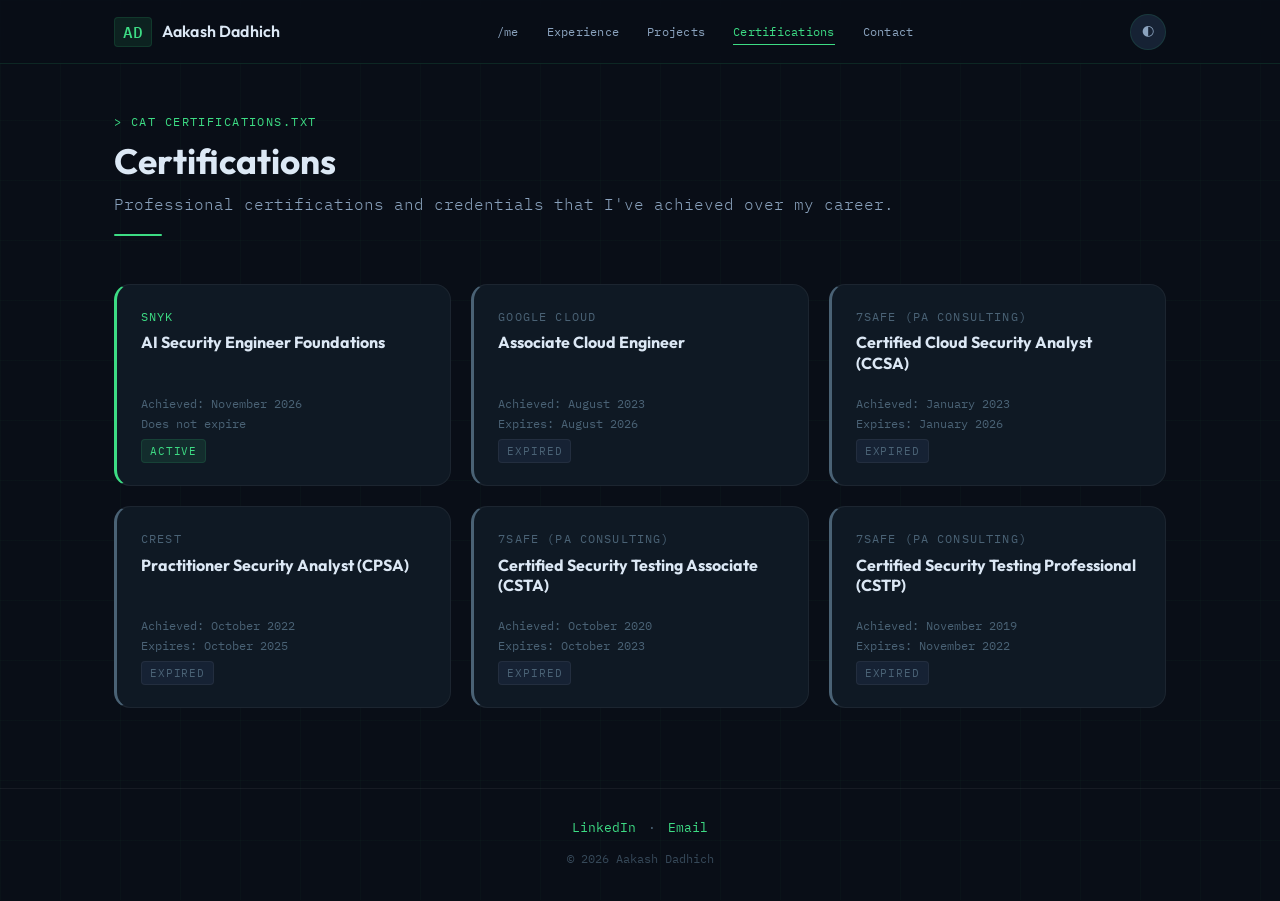
<file: certifications.html>
<!DOCTYPE html>
<html lang="en" data-theme="dark">
<head>
  <meta charset="UTF-8" />
  <meta name="viewport" content="width=device-width, initial-scale=1.0" />
  <title>Certifications | Aakash Dadhich</title>
  <meta name="description" content="Professional cybersecurity certifications." />

  <script>
    try {
      var t = localStorage.getItem('portfolio-theme');
      if (t) document.documentElement.setAttribute('data-theme', t);
    } catch(e) {}
  </script>

  <link rel="stylesheet" href="./styles/global.css" />
  <link rel="stylesheet" href="./styles/animations.css" />
</head>

<body data-page="certifications">

  <div id="site-nav"></div>

  <main id="main-content" class="page-content">
    <div class="container">

      <header class="section-header">
        <span class="section-label">&gt; cat certifications.txt</span>
        <h1>Certifications</h1>
        <p class="page-subtitle">
          Professional certifications and credentials that I've achieved over my career.
        </p>
        <div class="page-divider"></div>
      </header>

      <!--
        Certification cards are injected here by pages/certifications.js.
        To add certifications: edit content/certifications.js only.
      -->
      <div id="certs-root">
        <!-- Populated by pages/certifications.js -->
      </div>

    </div>
  </main>

  <div id="site-footer"></div>

  <script type="module" src="./js/init.js"></script>
  <script type="module" src="./pages/certifications.js"></script>
</body>
</html>
</file>
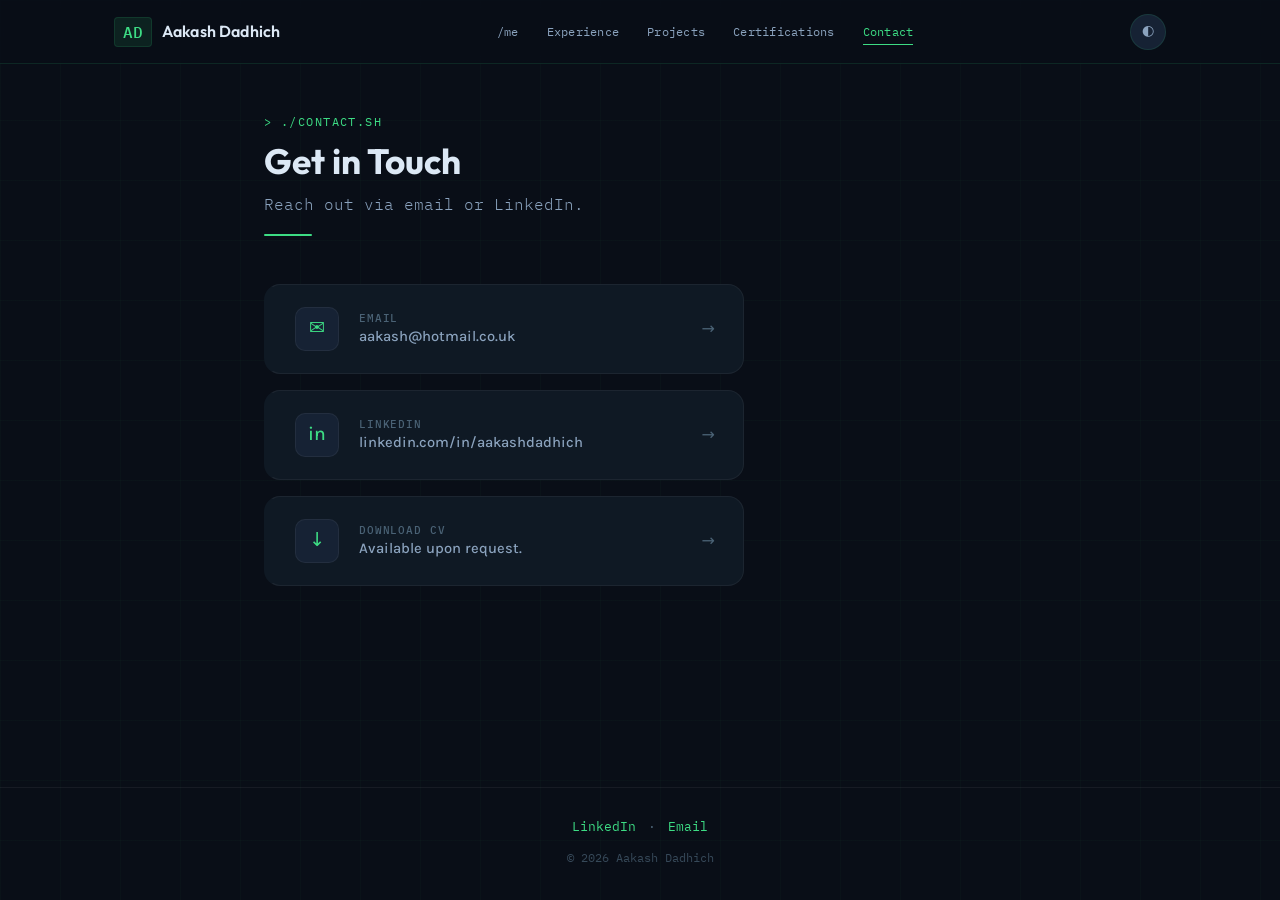
<file: contact.html>
<!DOCTYPE html>
<html lang="en" data-theme="dark">
<head>
  <meta charset="UTF-8" />
  <meta name="viewport" content="width=device-width, initial-scale=1.0" />
  <title>Contact | Aakash Dadhich</title>
  <meta name="description" content="Get in touch with Aakash Dadhich." />

  <script>
    try {
      var t = localStorage.getItem('portfolio-theme');
      if (t) document.documentElement.setAttribute('data-theme', t);
    } catch(e) {}
  </script>

  <link rel="stylesheet" href="./styles/global.css" />
  <link rel="stylesheet" href="./styles/animations.css" />
</head>

<body data-page="contact">

  <div id="site-nav"></div>

  <main id="main-content" class="page-content">
    <div class="container container--narrow">

      <header class="section-header">
        <span class="section-label">&gt; ./contact.sh</span>
        <h1>Get in Touch</h1>
        <p class="page-subtitle">
          Reach out via email or LinkedIn.
        </p>
        <div class="page-divider"></div>
      </header>

      <!--
        Contact buttons are injected here by pages/contact.js.
        To update contact details, edit config/site.js only.
      -->
      <div id="contact-root">
        <!-- Populated by pages/contact.js -->
      </div>

    </div>
  </main>

  <div id="site-footer"></div>

  <script type="module" src="./js/init.js"></script>
  <script type="module" src="./pages/contact.js"></script>
</body>
</html>
</file>
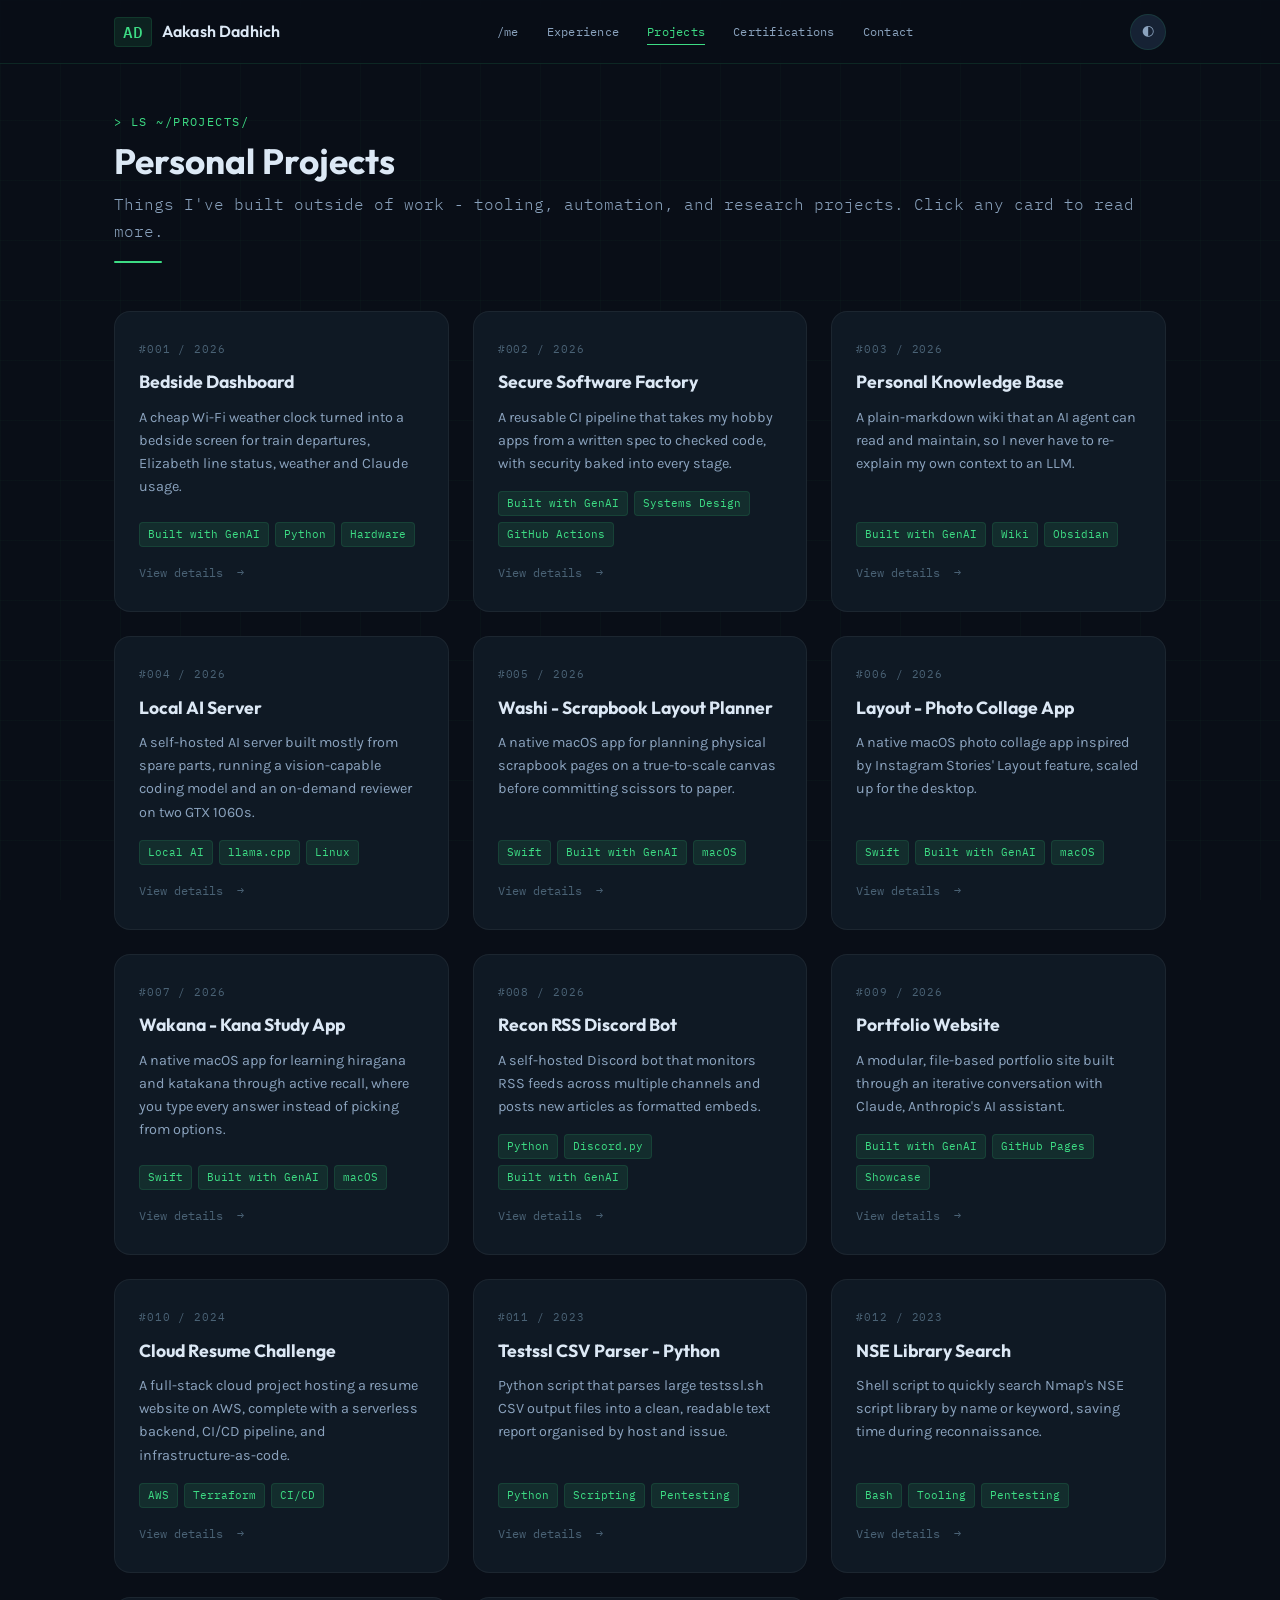
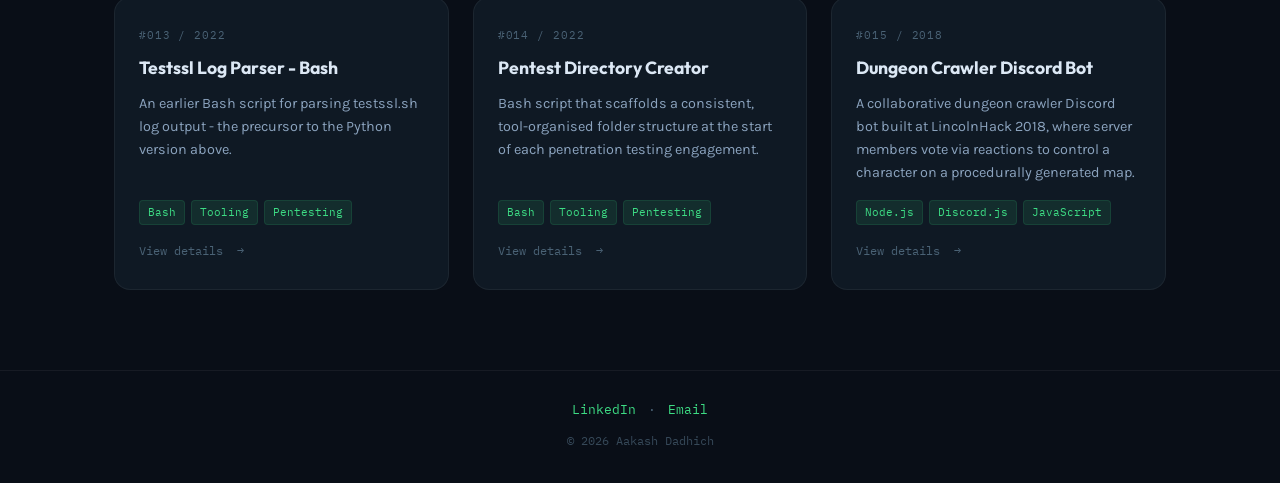
<file: personal-projects.html>
<!DOCTYPE html>
<html lang="en" data-theme="dark">
<head>
  <meta charset="UTF-8" />
  <meta name="viewport" content="width=device-width, initial-scale=1.0" />
  <title>Projects | Aakash Dadhich</title>
  <meta name="description" content="Personal cybersecurity projects including tooling, automation, and research." />

  <script>
    try {
      var t = localStorage.getItem('portfolio-theme');
      if (t) document.documentElement.setAttribute('data-theme', t);
    } catch(e) {}
  </script>

  <link rel="stylesheet" href="./styles/global.css" />
  <link rel="stylesheet" href="./styles/animations.css" />
</head>

<body data-page="projects">

  <div id="site-nav"></div>

  <main id="main-content" class="page-content">
    <div class="container">

      <header class="section-header">
        <span class="section-label">&gt; ls ~/projects/</span>
        <h1>Personal Projects</h1>
        <p class="page-subtitle">
          Things I've built outside of work - tooling, automation, and research projects.
          Click any card to read more.
        </p>
        <div class="page-divider"></div>
      </header>

      <!--
        Project cards are injected here by pages/projects.js.
        To add a project: add an entry to content/projects.js only.
        Layout: 3 cols on desktop → 2 on tablet → 1 on mobile (CSS Grid).
      -->
      <div id="projects-root">
        <!-- Populated by pages/projects.js -->
      </div>

    </div>
  </main>

  <div id="site-footer"></div>

  <script type="module" src="./js/init.js"></script>

  <!--
    Page-specific module: renders project cards and handles the
    full-screen modal expand/close interaction.
  -->
  <script type="module" src="./pages/projects.js"></script>
</body>
</html>
</file>
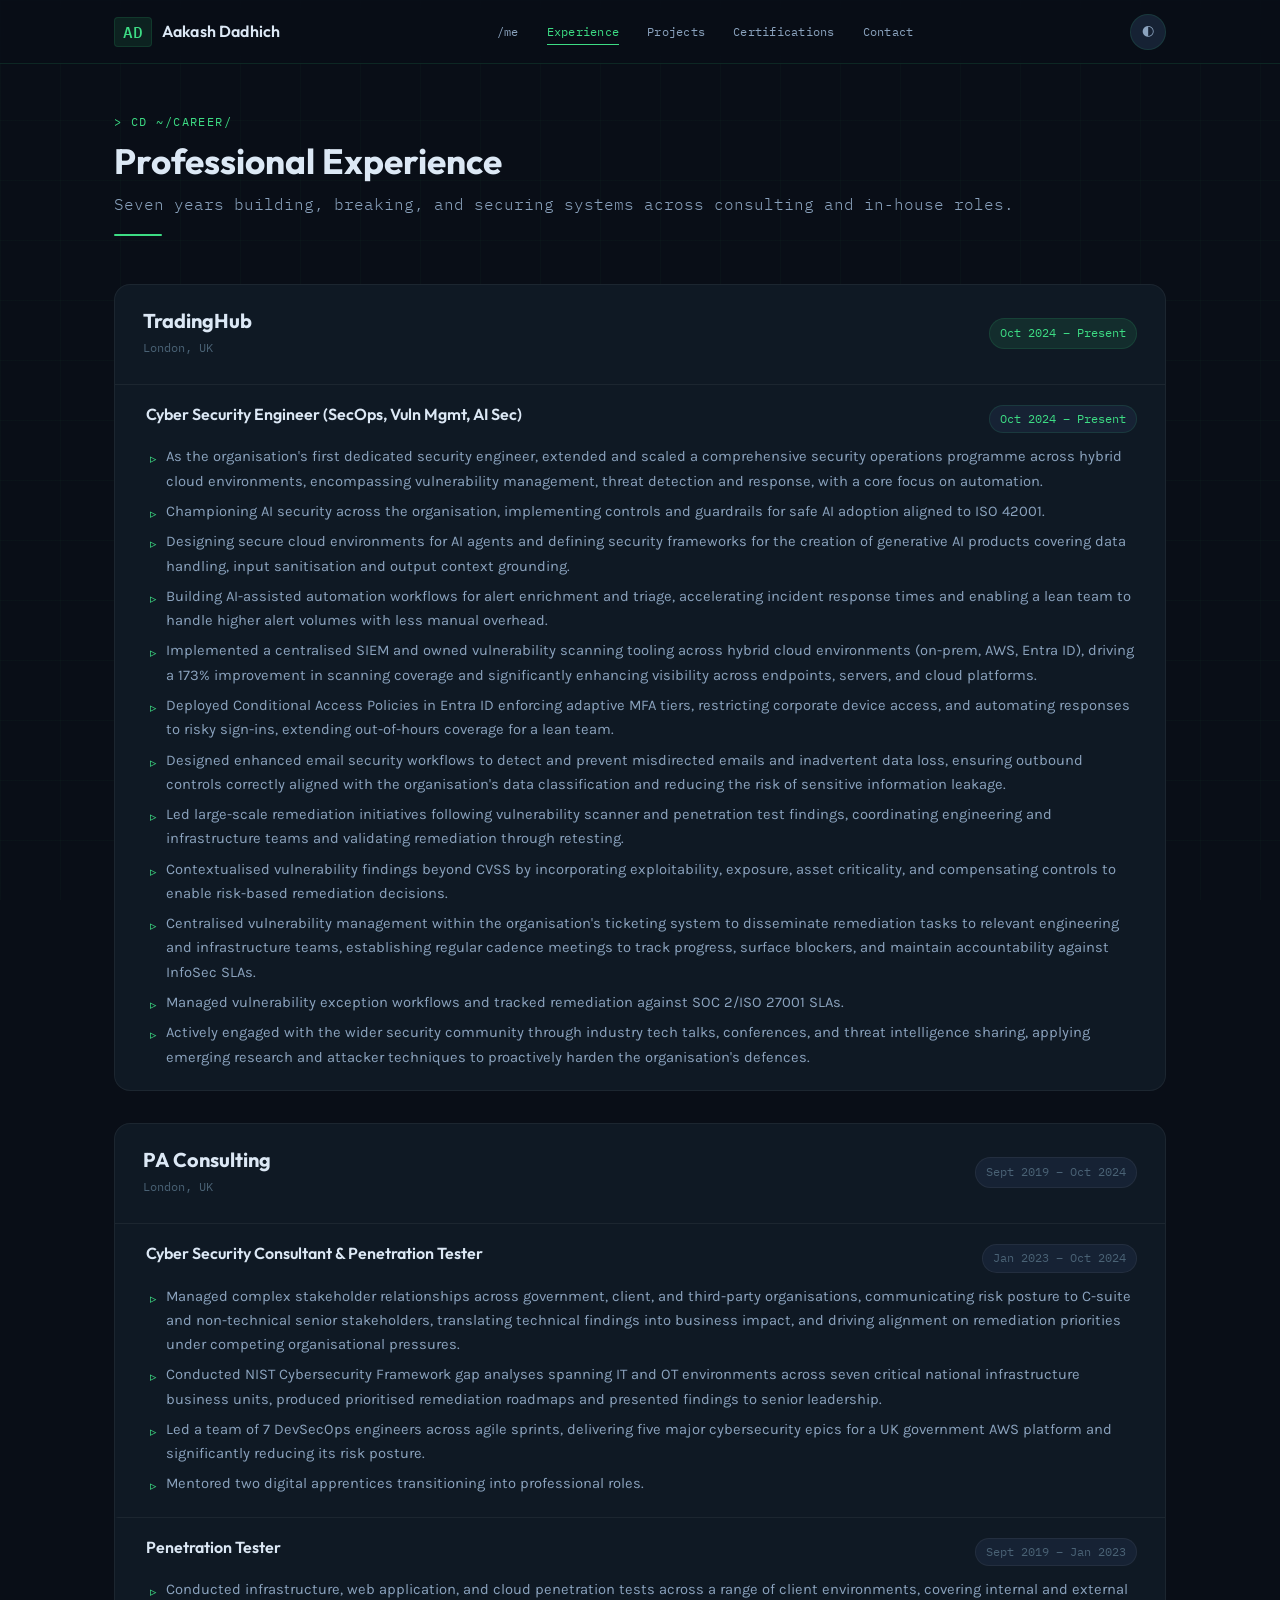
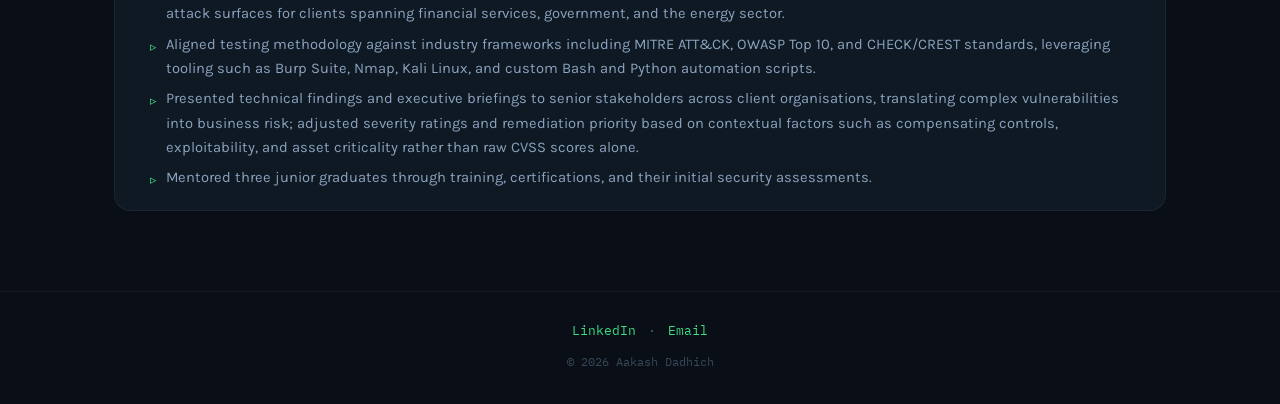
<file: professional-experience.html>
<!DOCTYPE html>
<html lang="en" data-theme="dark">
<head>
  <meta charset="UTF-8" />
  <meta name="viewport" content="width=device-width, initial-scale=1.0" />
  <title>Experience | Aakash Dadhich</title>
  <meta name="description" content="Professional cybersecurity experience at TradingHub and PA Consulting." />

  <script>
    try {
      var t = localStorage.getItem('portfolio-theme');
      if (t) document.documentElement.setAttribute('data-theme', t);
    } catch(e) {}
  </script>

  <link rel="stylesheet" href="./styles/global.css" />
  <link rel="stylesheet" href="./styles/animations.css" />
</head>

<body data-page="experience">

  <div id="site-nav"></div>

  <main id="main-content" class="page-content">
    <div class="container">

      <header class="section-header">
        <span class="section-label">&gt; cd ~/career/</span>
        <h1>Professional Experience</h1>
        <p class="page-subtitle">
          <span data-yoe="word" data-yoe-cap>six</span> years building, breaking, and securing systems across consulting and in-house roles.
        </p>
        <div class="page-divider"></div>
      </header>

      <!--
        Experience entries are injected here by pages/experience.js.
        To add or edit entries, update content/experience.js only.
      -->
      <div id="experience-root" class="experience-list">
        <!-- Populated by pages/experience.js -->
      </div>

    </div>
  </main>

  <div id="site-footer"></div>

  <script type="module" src="./js/init.js"></script>

  <!--
    Page-specific module: renders experience content and sets up
    the sequential scroll animation for each company card.
  -->
  <script type="module" src="./pages/experience.js"></script>

  <script type="module">
    import { updateYearsDisplay } from './js/experience-years.js';
    updateYearsDisplay();
  </script>
</body>
</html>
</file>
<file: styles/global.css>
/* ==========================================================================
   GLOBAL STYLES - Design system for Aakash Dadhich's portfolio
   
   Architecture:
   - CSS custom properties drive the entire theme system
   - Toggle [data-theme="light"] on <html> to switch themes
   - Font stack: Outfit (headings) + Karla (body) + IBM Plex Mono (code/labels)
   
   Why Outfit for headings:
   Outfit is a geometric sans-serif that renders cleanly at all weights and
   sizes without the horizontal stretching or deep descenders that Syne
   exhibits at heavy weights. Weight 700 looks sharp and confident at
   display sizes without distorting.
   ========================================================================== */

/* ─── Google Fonts ─────────────────────────────────────────────────────── */
@import url('https://fonts.googleapis.com/css2?family=Outfit:wght@400;500;600;700&family=Karla:ital,wght@0,300;0,400;0,500;0,600;1,400&family=IBM+Plex+Mono:ital,wght@0,400;0,500;1,400&display=swap');

/* ─── Design Tokens (Dark Theme - default) ─────────────────────────────── */
:root {
  /* Backgrounds */
  --bg:          #090e17;
  --bg-surface:  #0f1924;
  --bg-elevated: #162234;
  --bg-hover:    #1e2e42;

  /* Accent - Matrix-adjacent green */
  --accent:      #3ddc84;
  --accent-dim:  rgba(61, 220, 132, 0.10);
  --accent-glow: rgba(61, 220, 132, 0.22);
  --accent-dark: #1a6b3c;
  --danger:      #ff6b6b;

  /* Typography */
  --text:        #dce8f5;
  --text-sec:    #8ba3be;
  --text-muted:  #4a6275;

  /* Borders */
  --border:      rgba(61, 220, 132, 0.12);
  --border-sub:  rgba(255, 255, 255, 0.055);

  /* Effects */
  --shadow:      0 4px 32px rgba(0, 0, 0, 0.45);
  --shadow-card: 0 2px 16px rgba(0, 0, 0, 0.35);
  --radius:      10px;
  --radius-lg:   16px;

  /* Fonts */
  --font-head:  'Outfit', system-ui, sans-serif;
  --font-body:  'Karla', system-ui, sans-serif;
  --font-mono:  'IBM Plex Mono', 'Courier New', monospace;

  /* Transitions */
  --transition: 0.2s ease;
  --transition-slow: 0.4s ease;

  /* Nav height (for content offset) */
  --nav-h: 64px;
}

/* ─── Light Theme Overrides ─────────────────────────────────────────────── */
[data-theme="light"] {
  --bg:          #f0f4f8;
  --bg-surface:  #ffffff;
  --bg-elevated: #e2eaf3;
  --bg-hover:    #d4dfec;

  --accent:      #1a8f42;
  --accent-dim:  rgba(26, 143, 66, 0.10);
  --accent-glow: rgba(26, 143, 66, 0.20);
  --accent-dark: #0e5c2a;
  --danger:      #c62828;

  --text:        #0f1923;
  --text-sec:    #3a5570;
  --text-muted:  #8099b0;

  --border:      rgba(26, 143, 66, 0.14);
  --border-sub:  rgba(0, 0, 0, 0.07);

  --shadow:      0 4px 32px rgba(0, 0, 0, 0.10);
  --shadow-card: 0 2px 12px rgba(0, 0, 0, 0.08);
}

/* ─── Reset & Base ──────────────────────────────────────────────────────── */
*, *::before, *::after { box-sizing: border-box; margin: 0; padding: 0; }

html {
  scroll-behavior: smooth;
  font-size: 16px;
}

body {
  display: flex;
  flex-direction: column;
  font-family: var(--font-body);
  font-size: 1rem;
  line-height: 1.7;
  color: var(--text);
  background-color: var(--bg);
  background-image:
    linear-gradient(rgba(61, 220, 132, 0.025) 1px, transparent 1px),
    linear-gradient(90deg, rgba(61, 220, 132, 0.025) 1px, transparent 1px);
  background-size: 60px 60px;
  background-attachment: fixed;
  min-height: 100vh;
  transition: background-color var(--transition-slow), color var(--transition-slow);
}

[data-theme="light"] body {
  background-image:
    linear-gradient(rgba(26, 143, 66, 0.03) 1px, transparent 1px),
    linear-gradient(90deg, rgba(26, 143, 66, 0.03) 1px, transparent 1px);
}

a { color: inherit; text-decoration: none; }
img { display: block; max-width: 100%; }
button { cursor: pointer; border: none; background: none; font: inherit; }
ul, ol { list-style: none; }

/* ─── Typography Scale ──────────────────────────────────────────────────── */
h1, h2, h3, h4, h5 {
  font-family: var(--font-head);
  font-weight: 700;
  line-height: 1.2;
  color: var(--text);
}

/*
  h1 is intentionally modest here - the large hero display size is
  applied specifically via .me-name on the /me page only.
  This prevents page titles (Professional Experience, Projects, etc.)
  from rendering at an enormous, stretched weight on wide displays.
*/
h1 { font-size: clamp(1.6rem, 2.8vw, 2.2rem); font-weight: 700; }
h2 { font-size: clamp(1.2rem, 2vw, 1.6rem); }
h3 { font-size: clamp(1rem, 1.5vw, 1.2rem); }
h4 { font-size: 1rem; font-weight: 600; }

.mono { font-family: var(--font-mono); }
.accent { color: var(--accent); }
.muted { color: var(--text-muted); font-size: 0.875rem; }

/* ─── Layout Utilities ──────────────────────────────────────────────────── */
.container {
  width: 100%;
  max-width: 1100px;
  margin: 0 auto;
  padding: 0 24px;
}

.container--narrow { max-width: 800px; }

.page-content {
  padding-top: calc(var(--nav-h) + 48px);
  padding-bottom: 80px;
  flex: 1;
}

.section-header {
  margin-bottom: 48px;
}

.section-header h1 {
  margin-bottom: 8px;
}

.section-label {
  font-family: var(--font-mono);
  font-size: 0.75rem;
  color: var(--accent);
  text-transform: uppercase;
  letter-spacing: 0.12em;
  margin-bottom: 8px;
  display: block;
}

.page-divider {
  width: 48px;
  height: 2px;
  background: var(--accent);
  margin-top: 16px;
  border-radius: 2px;
}

/* ─── Navigation ────────────────────────────────────────────────────────── */
.site-nav {
  position: fixed;
  top: 0;
  left: 0;
  right: 0;
  height: var(--nav-h);
  z-index: 100;
  background: rgba(9, 14, 23, 0.88);
  backdrop-filter: blur(16px);
  -webkit-backdrop-filter: blur(16px);
  border-bottom: 1px solid var(--border);
  transition: background var(--transition-slow);
}

[data-theme="light"] .site-nav {
  background: rgba(240, 244, 248, 0.88);
}

.nav-inner {
  max-width: 1100px;
  margin: 0 auto;
  padding: 0 24px;
  height: 100%;
  display: flex;
  align-items: center;
  justify-content: space-between;
  gap: 32px;
}

.nav-brand {
  display: flex;
  align-items: center;
  gap: 10px;
  flex-shrink: 0;
}

.nav-brand-mono {
  font-family: var(--font-mono);
  font-size: 1rem;
  font-weight: 500;
  color: var(--accent);
  background: var(--accent-dim);
  border: 1px solid var(--border);
  padding: 2px 8px;
  border-radius: 4px;
  line-height: 1.5;
}

.nav-brand-name {
  font-family: var(--font-head);
  font-weight: 600;
  font-size: 1rem;
  color: var(--text);
  display: none;
  letter-spacing: 0.01em;
}

@media (min-width: 480px) {
  .nav-brand-name { display: block; }
}

.nav-links {
  display: flex;
  align-items: center;
  gap: 28px;
  flex: 1;
  justify-content: center;
}

.nav-link {
  font-family: var(--font-mono);
  font-size: 0.78rem;
  font-weight: 400;
  color: var(--text-sec);
  /* strip every box property explicitly */
  background: transparent !important;
  border: none !important;
  border-radius: 0 !important;
  box-shadow: none !important;
  padding: 0;
  margin: 0;
  outline: none;
  cursor: pointer;
  white-space: nowrap;
  letter-spacing: 0.02em;
  position: relative;
  transition: color var(--transition);
}

/* Underline via pseudo-element - completely decoupled from border */
.nav-link::after {
  content: '';
  position: absolute;
  left: 0;
  bottom: -3px;
  width: 100%;
  height: 1px;
  background: var(--accent);
  transform: scaleX(0);
  transform-origin: left center;
  transition: transform 0.2s ease;
}

.nav-link:hover {
  color: var(--accent);
}

.nav-link:hover::after {
  transform: scaleX(1);
}

.nav-link--active {
  color: var(--accent);
}

.nav-link--active::after {
  transform: scaleX(1);
}

.nav-actions {
  display: flex;
  align-items: center;
  gap: 8px;
  flex-shrink: 0;
}

/* Theme toggle button */
.theme-toggle {
  width: 36px;
  height: 36px;
  border-radius: 50%;
  border: 1px solid var(--border);
  background: var(--bg-elevated);
  color: var(--text-sec);
  display: flex;
  align-items: center;
  justify-content: center;
  transition: all var(--transition);
  font-size: 0.9rem;
}

.theme-toggle:hover {
  border-color: var(--accent);
  color: var(--accent);
  background: var(--accent-dim);
}

.theme-icon-sun, .theme-icon-moon {
  display: none;
  line-height: 1;
}

[data-theme="dark"] .theme-icon-moon { display: block; }
[data-theme="light"] .theme-icon-sun { display: block; }

/* Hamburger */
.nav-hamburger {
  display: none;
  flex-direction: column;
  justify-content: space-between;
  width: 24px;
  height: 18px;
  padding: 0;
}

.nav-hamburger span {
  display: block;
  width: 100%;
  height: 2px;
  background: var(--text-sec);
  border-radius: 2px;
  transition: all var(--transition);
}

.nav-hamburger:hover span { background: var(--accent); }

@media (max-width: 768px) {
  .nav-links { display: none; }
  .nav-hamburger { display: flex; }
}

/* ─── Mobile Drawer ─────────────────────────────────────────────────────── */
.nav-drawer {
  position: fixed;
  top: 0;
  right: -320px;
  width: 280px;
  height: 100vh;
  z-index: 200;
  background: var(--bg-surface);
  border-left: 1px solid var(--border);
  transition: right 0.3s cubic-bezier(0.4, 0, 0.2, 1);
  display: flex;
  flex-direction: column;
  padding: 24px 20px;
  /* gap between items handled per-element below */
}

.nav-drawer.is-open { right: 0; }

.nav-drawer-close {
  align-self: flex-end;
  width: 36px;
  height: 36px;
  display: flex;
  align-items: center;
  justify-content: center;
  font-size: 1.2rem;
  color: var(--text-sec);
  border-radius: var(--radius);
  transition: all var(--transition);
  margin-bottom: 24px;
  flex-shrink: 0;
}

.nav-drawer-close:hover { color: var(--accent); background: var(--accent-dim); }

.nav-drawer-link {
  display: block;                   /* full-width row, never inline */
  font-family: var(--font-mono);
  font-size: 0.875rem;
  color: var(--text-sec);
  padding: 13px 16px;
  border-radius: var(--radius);
  border: 1px solid transparent;
  transition: all var(--transition);
  margin-bottom: 6px;               /* gap between rows - not gap: on parent */
  line-height: 1;
}

.nav-drawer-link:last-child { margin-bottom: 0; }

.nav-drawer-link:hover,
.nav-drawer-link--active {
  color: var(--accent);
  background: var(--accent-dim);
  border-color: var(--border);
}

.nav-overlay {
  display: none;
  position: fixed;
  inset: 0;
  z-index: 150;
  background: rgba(0, 0, 0, 0.5);
  backdrop-filter: blur(2px);
}

.nav-overlay.is-visible { display: block; }

/* ─── Footer ────────────────────────────────────────────────────────────── */
.site-footer {
  border-top: 1px solid var(--border-sub);
  padding: 28px 24px 32px;
  text-align: center;
  color: var(--text-muted);
  font-size: 0.82rem;
  font-family: var(--font-mono);
  display: flex;
  flex-direction: column;
  gap: 8px;
  align-items: center;
}

.footer-links {
  display: flex;
  align-items: center;
  gap: 4px;
}

.footer-copy {
  font-size: 0.78rem;
  color: var(--text-muted);
  opacity: 0.7;
}

.site-footer a {
  color: var(--accent);
  transition: opacity var(--transition);
}

.site-footer a:hover { opacity: 0.7; }

/* ─── /me Page ──────────────────────────────────────────────────────────── */
.me-hero {
  display: flex;
  flex-direction: column;
  align-items: center;
  text-align: center;
  gap: 32px;
  padding-top: 24px;
}

@media (min-width: 768px) {
  .me-hero {
    flex-direction: row;
    text-align: left;
    align-items: flex-start;
    gap: 56px;
  }
}

.me-headshot-wrap {
  flex-shrink: 0;
  position: relative;
  width: 160px;
  height: 160px;
  border-radius: 50%;
  overflow: hidden;
  border: 3px solid var(--accent);
  box-shadow: 0 0 0 6px var(--accent-dim), 0 0 40px var(--accent-glow);
}

.me-headshot {
  position: absolute;
  width: 320px;
  height: 320px;
  top: 41%;
  left: 50%;
  transform: translate(-50%, -50%);
  object-fit: cover;
  object-position: 51% 15%;
  display: block;
}

.me-headshot-placeholder {
  width: 160px;
  height: 160px;
  border-radius: 50%;
  border: 3px solid var(--accent);
  box-shadow: 0 0 0 6px var(--accent-dim), 0 0 40px var(--accent-glow);
  background: var(--bg-elevated);
  display: flex;
  align-items: center;
  justify-content: center;
  font-family: var(--font-mono);
  font-size: 2.2rem;
  font-weight: 500;
  color: var(--accent);
  flex-shrink: 0;
}

.me-content { flex: 1; }

.me-title {
  font-family: var(--font-mono);
  font-size: 0.8rem;
  color: var(--accent);
  letter-spacing: 0.1em;
  text-transform: uppercase;
  margin-bottom: 12px;
}

.me-name {
  font-size: clamp(2rem, 4.5vw, 3rem);
  font-weight: 700;
  margin-bottom: 8px;
  letter-spacing: -0.01em;
}

.me-subtitle {
  font-size: 1.1rem;
  color: var(--text-sec);
  margin-bottom: 24px;
  font-weight: 300;
  font-family: var(--font-mono);
  min-height: 1.7em;
  display: flex;
  align-items: center;
  justify-content: center; /* centred on mobile to match the rest of the stacked layout */
  gap: 2px;
}

@media (min-width: 768px) {
  .me-subtitle { justify-content: flex-start; }
}

.page-subtitle {
  font-size: 1rem;
  color: var(--text-sec);
  font-weight: 300;
  font-family: var(--font-mono);
  margin-top: 8px;
  margin-bottom: 0;
}

/* The typed text span */
.typewriter-text {
  color: var(--accent);
}

/* Blinking block cursor */
.typewriter-cursor {
  display: inline-block;
  width: 2px;
  height: 1.1em;
  background: var(--accent);
  vertical-align: middle;
  margin-left: 1px;
  animation: cursorBlink 0.9s step-end infinite;
}

@keyframes cursorBlink {
  0%, 100% { opacity: 1; }
  50%       { opacity: 0; }
}

.me-bio {
  color: var(--text-sec);
  font-size: 1rem;
  line-height: 1.8;
  max-width: 600px;
}

.me-bio p + p { margin-top: 16px; }

/* Stats - one stat per line on mobile, single row on desktop */
.me-stats {
  display: flex;
  flex-direction: column;   /* stack vertically on mobile */
  gap: 16px;
  margin-top: 32px;
  align-items: center;
}

.me-stat {
  display: flex;
  flex-direction: column;
  align-items: center;
  gap: 4px;
}

/* 768px+ - same breakpoint as me-hero row layout, so stats go horizontal when photo moves to the side */
@media (min-width: 768px) {
  .me-stats {
    flex-direction: row;
    flex-wrap: nowrap;
    gap: 32px;
    justify-content: flex-start;
    align-items: flex-start;
  }

  .me-stat {
    align-items: flex-start;
    flex-shrink: 0;
  }
}

.me-stat-value {
  font-family: var(--font-mono);
  font-size: 1.5rem;
  font-weight: 500;
  color: var(--accent);
}

.me-stat-label {
  font-size: 0.78rem;
  color: var(--text-muted);
  text-transform: uppercase;
  letter-spacing: 0.08em;
}

/* ─── Professional Experience ───────────────────────────────────────────── */
.experience-list {
  display: flex;
  flex-direction: column;
  gap: 32px;
}

.experience-company {
  background: var(--bg-surface);
  border: 1px solid var(--border-sub);
  border-radius: var(--radius-lg);
  overflow: hidden;
  transition: border-color var(--transition);
}

.experience-company:hover {
  border-color: var(--border);
}

.company-header {
  padding: 24px 28px 26px;
  border-bottom: 1px solid var(--border-sub);
  display: flex;
  justify-content: space-between;
  align-items: flex-start;
  gap: 16px;
  flex-wrap: wrap;
}

.company-name {
  font-size: 1.25rem;
  font-weight: 700;
  font-family: var(--font-head);
  color: var(--text);
}

.company-location {
  font-family: var(--font-mono);
  font-size: 0.78rem;
  color: var(--text-muted);
  margin-top: 4px;
}

.company-total-tenure {
  font-family: var(--font-mono);
  font-size: 0.75rem;
  padding: 4px 10px;
  border-radius: 20px;
  white-space: nowrap;
  flex-shrink: 0;
  align-self: center;
  border: 1px solid transparent;
}

/* Current company — green box, green text */
.company-tenure--present {
  color: var(--accent);
  background: var(--accent-dim);
  border-color: var(--border);
}

/* Past company — grey box, grey text, muted */
.company-tenure--past {
  color: var(--text-muted);
  background: var(--bg-elevated);
  border-color: var(--border-sub);
  opacity: 0.6;
}

.role-list {
  display: flex;
  flex-direction: column;
}

.role-item {
  padding: 20px 28px;
  border-bottom: 1px solid var(--border-sub);
  border-left: 3px solid transparent;
  transition: all var(--transition);
  cursor: default;
}

.role-item:last-child { border-bottom: none; }

.role-item:hover {
  background: var(--bg-elevated);
  border-left-color: var(--accent);
}

.role-header {
  display: flex;
  justify-content: space-between;
  align-items: flex-start;
  gap: 16px;
  flex-wrap: wrap;
  margin-bottom: 12px;
}

.role-title {
  font-family: var(--font-head);
  font-weight: 600;
  font-size: 1rem;
  color: var(--text);
}

.role-dates {
  font-family: var(--font-mono);
  font-size: 0.75rem;
  color: var(--text-muted);
  background: var(--bg-elevated);
  border: 1px solid var(--border-sub);
  padding: 3px 10px;
  border-radius: 20px;
  white-space: nowrap;
  flex-shrink: 0;
}

.role-dates--present {
  color: var(--accent);
  border-color: var(--border);
}

.role-dates--past {
  color: var(--text-muted);
  opacity: 0.6;
}

.role-bullets {
  display: flex;
  flex-direction: column;
  gap: 6px;
  padding-left: 4px;
}

.role-bullet {
  font-size: 0.92rem;
  color: var(--text-sec);
  line-height: 1.65;
  display: flex;
  gap: 10px;
  align-items: flex-start;
}

.role-bullet::before {
  content: '▹';
  color: var(--accent);
  font-size: 0.8rem;
  flex-shrink: 0;
  margin-top: 3px;
}

/* ─── Personal Projects ─────────────────────────────────────────────────── */
.projects-grid {
  display: grid;
  grid-template-columns: repeat(3, 1fr);
  gap: 24px;
}

@media (max-width: 900px) {
  .projects-grid { grid-template-columns: repeat(2, 1fr); }
}

@media (max-width: 580px) {
  .projects-grid { grid-template-columns: 1fr; }
}

.project-card {
  background: var(--bg-surface);
  border: 1px solid var(--border-sub);
  border-radius: var(--radius-lg);
  padding: 28px 24px;
  cursor: pointer;
  transition: all 0.25s cubic-bezier(0.4, 0, 0.2, 1);
  display: flex;
  flex-direction: column;
  gap: 12px;
  position: relative;
  overflow: hidden;
}

.project-card::before {
  content: '';
  position: absolute;
  top: 0;
  left: 0;
  right: 0;
  height: 2px;
  background: linear-gradient(90deg, var(--accent), transparent);
  opacity: 0;
  transition: opacity var(--transition);
}

.project-card:hover {
  transform: translateY(-4px);
  border-color: var(--border);
  box-shadow: var(--shadow-card), 0 0 24px var(--accent-glow);
}

.project-card:hover::before { opacity: 1; }

.project-card-number {
  font-family: var(--font-mono);
  font-size: 0.7rem;
  color: var(--text-muted);
  letter-spacing: 0.08em;
}

.project-card-title {
  font-family: var(--font-head);
  font-weight: 700;
  font-size: 1.1rem;
  color: var(--text);
  line-height: 1.3;
}

.project-card-desc {
  font-size: 0.9rem;
  color: var(--text-sec);
  line-height: 1.6;
  flex: 1;
}

.project-card-tags {
  display: flex;
  flex-wrap: wrap;
  gap: 6px;
  margin-top: 4px;
}

.project-tag {
  font-family: var(--font-mono);
  font-size: 0.7rem;
  color: var(--accent);
  background: var(--accent-dim);
  border: 1px solid var(--border);
  padding: 2px 8px;
  border-radius: 4px;
}

.project-card-cta {
  font-family: var(--font-mono);
  font-size: 0.75rem;
  color: var(--text-muted);
  display: flex;
  align-items: center;
  gap: 6px;
  margin-top: 4px;
  transition: color var(--transition);
}

.project-card:hover .project-card-cta { color: var(--accent); }

/* ─── Project Modal ─────────────────────────────────────────────────────── */
.project-modal-backdrop {
  position: fixed;
  inset: 0;
  z-index: 300;
  background: rgba(5, 9, 16, 0.85);
  backdrop-filter: blur(8px);
  display: flex;
  align-items: center;
  justify-content: center;
  padding: 24px;
  animation: fadeIn 0.2s ease forwards;
}

.project-modal {
  background: var(--bg-surface);
  border: 1px solid var(--border);
  border-radius: var(--radius-lg);
  width: 100%;
  max-width: 720px;
  max-height: 85vh;
  overflow-y: auto;
  position: relative;
  animation: modalIn 0.3s cubic-bezier(0.34, 1.56, 0.64, 1) forwards;
  box-shadow: 0 24px 64px rgba(0, 0, 0, 0.6), 0 0 48px var(--accent-glow);
}

.modal-close {
  position: sticky;
  top: 16px;
  float: right;
  margin: 16px 16px 0 0;
  width: 36px;
  height: 36px;
  border-radius: 50%;
  background: var(--bg-elevated);
  border: 1px solid var(--border-sub);
  color: var(--text-sec);
  display: flex;
  align-items: center;
  justify-content: center;
  font-size: 1rem;
  z-index: 10;
  transition: all var(--transition);
}

.modal-close:hover {
  background: var(--accent-dim);
  border-color: var(--accent);
  color: var(--accent);
}

.modal-body {
  padding: 28px 32px 36px;
  clear: both;
}

.modal-label {
  font-family: var(--font-mono);
  font-size: 0.72rem;
  color: var(--accent);
  text-transform: uppercase;
  letter-spacing: 0.12em;
  margin-bottom: 12px;
}

.modal-title {
  font-size: 1.6rem;
  font-weight: 800;
  margin-bottom: 16px;
  line-height: 1.2;
}

.modal-tags {
  display: flex;
  flex-wrap: wrap;
  gap: 6px;
  margin-bottom: 24px;
}

.modal-divider {
  height: 1px;
  background: var(--border-sub);
  margin: 20px 0;
}

.modal-desc {
  color: var(--text-sec);
  font-size: 0.95rem;
  line-height: 1.8;
}

.modal-desc > * + * { margin-top: 14px; }

.modal-desc-list {
  list-style: disc;
  padding-left: 1.25rem;
}

.modal-desc-list li + li { margin-top: 6px; }

.modal-desc-list li::marker { color: var(--accent); }

.modal-image--inline {
  margin-left: auto;
  margin-right: auto;
}

/* Inline SVG diagrams in modals - themed via custom properties, so they follow dark/light mode */
.modal-figure {
  margin-left: 0;
  margin-right: 0;
  padding: 12px;
  background: var(--bg-surface);
  border: 1px solid var(--border-sub);
  border-radius: var(--radius);
  overflow-x: auto;
}

.flow-diagram {
  display: block;
  width: 100%;
  min-width: 560px;
  height: auto;
}

.flow-node rect,
.flow-node polygon {
  fill: var(--bg-elevated);
  stroke: var(--text-muted);
  stroke-width: 1.25;
}

.flow-node--key rect {
  fill: var(--accent-dim);
  stroke: var(--accent);
  stroke-width: 2;
}

.flow-node-title,
.flow-node-sub {
  text-anchor: middle;
}

.flow-node-title {
  font-family: var(--font-head);
  font-size: 17px;
  font-weight: 500;
  fill: var(--text);
}

.flow-node--key .flow-node-title { font-weight: 700; }

.flow-node-sub {
  font-family: var(--font-body);
  font-size: 14px;
  fill: var(--text-sec);
}

.flow-edges line {
  stroke: var(--text-muted);
  stroke-width: 1.5;
}

.flow-arrowhead       { fill: var(--text-muted); }
.flow-arrowhead--fail { fill: var(--danger); }
.flow-arrowhead--loop { fill: var(--accent); }

.flow-edge--fail,
.flow-edge--loop {
  fill: none;
  stroke-width: 1.5;
  stroke-dasharray: 5 4;
}

.flow-edge--fail { stroke: var(--danger); }
.flow-edge--loop { stroke: var(--accent); }

.flow-label {
  font-family: var(--font-mono);
  font-size: 13px;
  fill: var(--text-sec);
}

.flow-label--fail { fill: var(--danger); }
.flow-label--loop { fill: var(--accent); }

/* Images shown in the expanded modal only - never on card fronts */
.modal-images {
  display: flex;
  flex-direction: column;
  gap: 16px;
  margin-top: 24px;
  align-items: center;  /* centres all images horizontally */
}

/* Base style shared by all modal images */
.modal-image {
  height: auto;
  border-radius: var(--radius);
  border: 1px solid var(--border-sub);
  display: block;
}

/* Architecture diagrams - constrained to 70% so they don't overwhelm the modal */
.modal-image--diagram {
  width: 65%;
}

/* Full-width images - screenshots, thumbnails etc. */
.modal-image--full {
  width: 100%;
}

/* Medium images - constrained to 70% for portrait/tall screenshots */
.modal-image--medium {
  width: 70%;
}

/* Narrow images - very tall screenshots such as side panes */
.modal-image--narrow {
  width: 40%;
}

@media (max-width: 600px) {
  .modal-image--narrow { width: 70%; }
}

/* ─── Certifications ────────────────────────────────────────────────────── */
.certs-grid {
  display: grid;
  grid-template-columns: repeat(auto-fill, minmax(300px, 1fr));
  gap: 20px;
}

.cert-card {
  background: var(--bg-surface);
  border: 1px solid var(--border-sub);
  border-radius: var(--radius-lg);
  padding: 22px 24px;
  transition: border-color var(--transition), transform var(--transition);
  border-left: 3px solid var(--accent);
  /* flex column so cert-footer is always pushed to the bottom */
  display: flex;
  flex-direction: column;
}

.cert-card:hover {
  border-top-color: var(--border);
  border-right-color: var(--border);
  border-bottom-color: var(--border);
  transform: translateY(-2px);
}

.cert-card--link {
  color: inherit;
  text-decoration: none;
  cursor: pointer;
}

.cert-card--link:focus-visible {
  outline: 2px solid var(--accent);
  outline-offset: 3px;
}

.cert-card--expired {
  border-left-color: var(--text-muted);
  opacity: 0.65;
}

.cert-provider {
  font-family: var(--font-mono);
  font-size: 0.72rem;
  color: var(--accent);
  text-transform: uppercase;
  letter-spacing: 0.1em;
  margin-bottom: 6px;
}

.cert-card--expired .cert-provider { color: var(--text-muted); }

.cert-name {
  font-family: var(--font-head);
  font-weight: 700;
  font-size: 1rem;
  color: var(--text);
  margin-bottom: 10px;
  line-height: 1.3;
}

.cert-footer {
  display: flex;
  flex-direction: column;
  gap: 6px;
  margin-top: auto; /* pushes footer to the bottom regardless of title height */
  padding-top: 12px;
}

.cert-dates {
  display: flex;
  flex-direction: column;
  gap: 3px;
}

.cert-date {
  font-family: var(--font-mono);
  font-size: 0.75rem;
  color: var(--text-muted);
  line-height: 1.4;
}

.cert-footer-bottom {
  display: flex;
  align-items: center;
  justify-content: flex-start;
}

.cert-status {
  font-family: var(--font-mono);
  font-size: 0.68rem;
  text-transform: uppercase;
  letter-spacing: 0.08em;
  padding: 2px 8px;
  border-radius: 4px;
}

.cert-status--active {
  color: var(--accent);
  background: var(--accent-dim);
  border: 1px solid var(--border);
}

.cert-status--expired {
  color: var(--text-muted);
  background: var(--bg-elevated);
  border: 1px solid var(--border-sub);
}

.certs-empty {
  text-align: center;
  padding: 64px 24px;
  color: var(--text-muted);
  font-family: var(--font-mono);
  font-size: 0.875rem;
}

/* ─── Contact ───────────────────────────────────────────────────────────── */
.contact-grid {
  display: flex;
  flex-direction: column;
  gap: 16px;
  max-width: 480px;
}

.contact-btn {
  display: flex;
  align-items: center;
  gap: 20px;
  padding: 22px 28px;
  background: var(--bg-surface);
  border: 1px solid var(--border-sub);
  border-radius: var(--radius-lg);
  color: var(--text-sec);
  font-size: 1rem;
  font-weight: 500;
  font-family: var(--font-body);
  transition: all 0.25s cubic-bezier(0.4, 0, 0.2, 1);
  cursor: pointer;
  text-align: left;
  width: 100%;
  text-decoration: none;
  border-left: 3px solid transparent;
}

.contact-btn:hover {
  background: var(--bg-elevated);
  border-color: var(--border);
  border-left-color: var(--accent);
  color: var(--text);
  transform: translateX(4px);
  box-shadow: var(--shadow-card);
}

.contact-btn-icon {
  width: 44px;
  height: 44px;
  border-radius: var(--radius);
  background: var(--bg-elevated);
  border: 1px solid var(--border-sub);
  display: flex;
  align-items: center;
  justify-content: center;
  flex-shrink: 0;
  transition: all var(--transition);
  color: var(--accent);
  font-size: 1.2rem;
}

.contact-btn:hover .contact-btn-icon {
  background: var(--accent-dim);
  border-color: var(--accent);
}

.contact-btn-content { flex: 1; display: flex; flex-direction: column; gap: 6px; }
.contact-btn-label { font-size: 0.68rem; color: var(--text-muted); font-family: var(--font-mono); letter-spacing: 0.08em; text-transform: uppercase; line-height: 1; }
.contact-btn-value { font-size: 0.92rem; color: var(--text-sec); line-height: 1; }
.contact-btn:hover .contact-btn-value { color: var(--text); }

.contact-btn-arrow {
  color: var(--text-muted);
  font-size: 1rem;
  transition: all var(--transition);
  flex-shrink: 0;
}

.contact-btn:hover .contact-btn-arrow {
  color: var(--accent);
  transform: translateX(4px);
}

/* ─── Loading skeleton ──────────────────────────────────────────────────── */
.skeleton {
  background: linear-gradient(90deg, var(--bg-elevated) 25%, var(--bg-hover) 50%, var(--bg-elevated) 75%);
  background-size: 200% 100%;
  animation: shimmer 1.5s infinite;
  border-radius: var(--radius);
}

/* ─── Scrollbar ─────────────────────────────────────────────────────────── */
::-webkit-scrollbar { width: 6px; }
::-webkit-scrollbar-track { background: var(--bg); }
::-webkit-scrollbar-thumb { background: var(--bg-elevated); border-radius: 3px; }
::-webkit-scrollbar-thumb:hover { background: var(--accent-dark); }
</file>
<file: styles/animations.css>
/* ==========================================================================
   ANIMATIONS - Keyframes and animation utilities
   
   Animation classes are applied by /js/animations.js via IntersectionObserver.
   Elements start invisible, gain .is-visible when entering the viewport.
   Once triggered, animations do NOT repeat (observer disconnects from element).
   ========================================================================== */

/* ─── Page Enter Transition ─────────────────────────────────────────────── */
/* Runs on every page load for a smooth cross-page feel */
.page-content {
  animation: pageEnter 0.35s ease forwards;
}

@keyframes pageEnter {
  from { opacity: 0; transform: translateY(12px); }
  to   { opacity: 1; transform: translateY(0); }
}

/* Page-leave class added by JS before navigating away */
.page-leaving {
  animation: pageLeave 0.2s ease forwards;
}

@keyframes pageLeave {
  from { opacity: 1; transform: translateY(0); }
  to   { opacity: 0; transform: translateY(-8px); }
}

/* ─── Scroll-triggered Animations ──────────────────────────────────────── */
/* 
  Usage: Add data-animate="fade-up" (or fade-in / fade-left) to any element.
  The IntersectionObserver in js/animations.js will add .is-visible when 
  the element enters the viewport, triggering the transition below.
  
  For sequential animations, add data-animate-delay="100" (ms).
*/

[data-animate] {
  opacity: 0;
  transition: opacity 0.5s ease, transform 0.5s ease;
}

[data-animate="fade-up"]   { transform: translateY(24px); }
[data-animate="fade-in"]   { transform: translateY(0); }
[data-animate="fade-left"] { transform: translateX(24px); }

[data-animate][data-animate-stagger] {
  transition-duration: 0.35s;
}

[data-animate].is-visible {
  opacity: 1;
  transform: translate(0, 0) !important;
}

@media (prefers-reduced-motion: reduce) {
  [data-animate] {
    opacity: 1;
    transform: none !important;
    transition: none;
  }
}

/* ─── Experience Sequence Animations ───────────────────────────────────── */
/*
  Experience items use a finer-grained system:
  Each [data-seq] element within a company card fades in sequentially.
  The JS in pages/experience.js drives the timing.
*/

[data-seq] {
  opacity: 0;
  transform: translateY(10px);
  transition: opacity 0.35s ease, transform 0.35s ease;
}

[data-seq].is-visible {
  opacity: 1;
  transform: translateY(0);
}

/* ─── Modal Animations ──────────────────────────────────────────────────── */
@keyframes fadeIn {
  from { opacity: 0; }
  to   { opacity: 1; }
}

@keyframes fadeOut {
  from { opacity: 1; }
  to   { opacity: 0; }
}

@keyframes modalIn {
  from { opacity: 0; transform: scale(0.92) translateY(16px); }
  to   { opacity: 1; transform: scale(1) translateY(0); }
}

@keyframes modalOut {
  from { opacity: 1; transform: scale(1) translateY(0); }
  to   { opacity: 0; transform: scale(0.94) translateY(8px); }
}

.modal-closing .project-modal-backdrop { animation: fadeOut 0.2s ease forwards; }
.modal-closing .project-modal          { animation: modalOut 0.2s ease forwards; }

/* ─── Skeleton Shimmer ──────────────────────────────────────────────────── */
@keyframes shimmer {
  0%   { background-position: 200% 0; }
  100% { background-position: -200% 0; }
}

/* ─── Hover Micro-interactions ──────────────────────────────────────────── */
.lift {
  transition: transform var(--transition), box-shadow var(--transition);
}

.lift:hover {
  transform: translateY(-3px);
  box-shadow: var(--shadow-card);
}

/* ─── Pulse Glow (accent elements) ─────────────────────────────────────── */
@keyframes pulseGlow {
  0%, 100% { box-shadow: 0 0 0 0 var(--accent-glow); }
  50%       { box-shadow: 0 0 20px 4px var(--accent-glow); }
}

.pulse-glow { animation: pulseGlow 3s ease-in-out infinite; }
</file>
